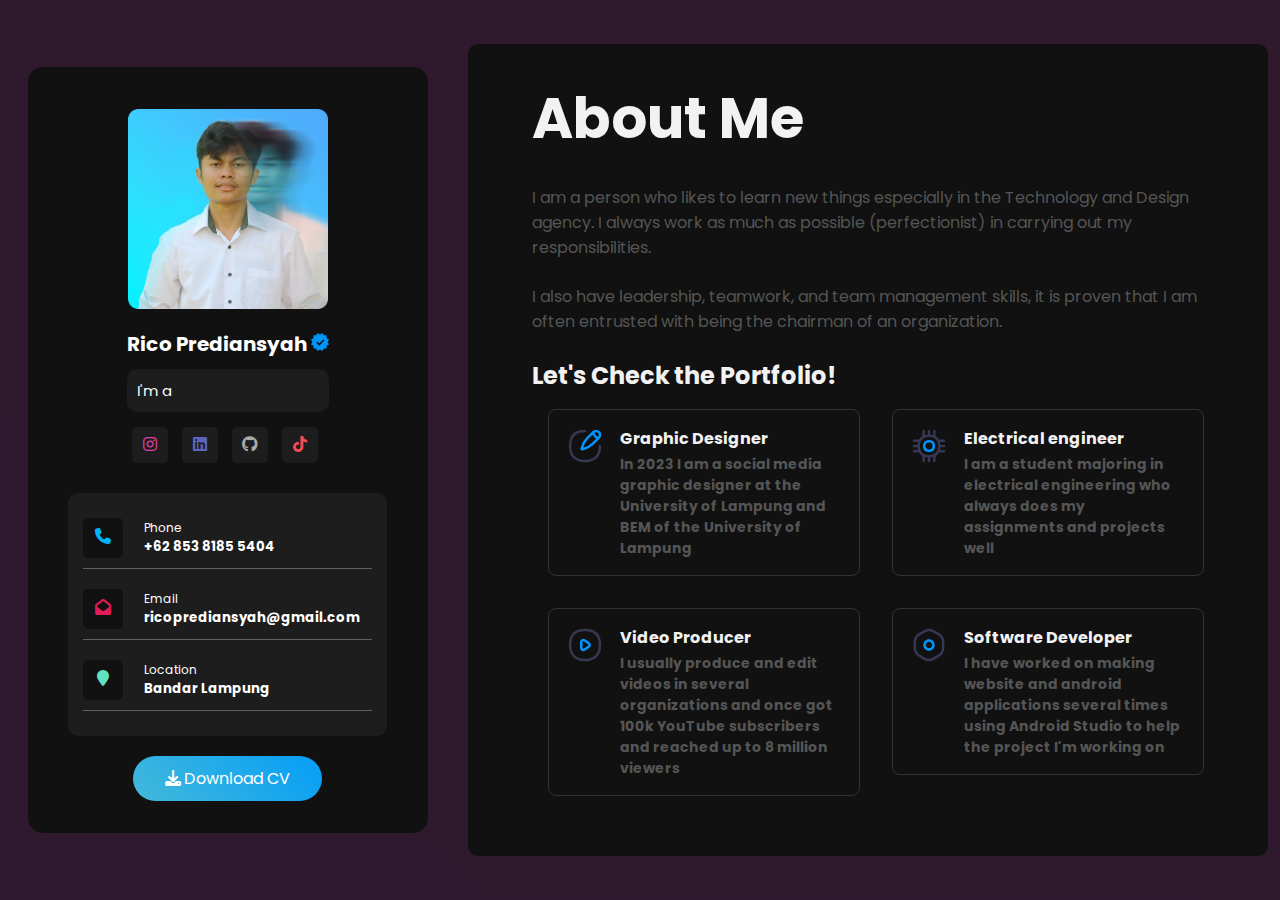
<file: index.html>
<html lang="en">

<head>
  <meta charset="UTF-8">
  <meta http-equiv="X-UA-Compatible" content="IE=edge">
  <meta name="viewport" content="width=device-width, initial-scale=1.0">
  <title>Web Portofolio Rico Prediansyah</title>
  <!-- eksternal css -->
  <link rel="stylesheet" href="assets\CSS\Style.css">
  <!-- font -->
  <link rel="stylesheet" href="https://cdnjs.cloudflare.com/ajax/libs/font-awesome/6.3.0/css/all.min.css" />
  <link href="https://fonts.googleapis.com/css2?family=Poppins&display=swap" rel="stylesheet">
</head>

<body>
  <div class="container">
    <div class="profile-card">
      <div class="profile-pic">
        <img src="assets/IMAGE/profile-ku.png" alt="user avatar">
      </div>
      <div class="profile-details">
        <div class="intro">
          <h2>Rico Prediansyah <svg aria-label="Verified" class="x1lliihq x1n2onr6" color="rgb(0, 149, 246)" fill="rgb(0, 149, 246)" height="18" role="img" viewBox="0 0 40 40" width="18"><title>Verified</title><path d="M19.998 3.094 14.638 0l-2.972 5.15H5.432v6.354L0 14.64 3.094 20 0 25.359l5.432 3.137v5.905h5.975L14.638 40l5.36-3.094L25.358 40l3.232-5.6h6.162v-6.01L40 25.359 36.905 20 40 14.641l-5.248-3.03v-6.46h-6.419L25.358 0l-5.36 3.094Zm7.415 11.225 2.254 2.287-11.43 11.5-6.835-6.93 2.244-2.258 4.587 4.581 9.18-9.18Z" fill-rule="evenodd"></path></svg></h2>
          <!-- animation text -->
          <div class="wrapper">
            <p>I'm a</p>
            <div class="words">
              <span> </span>
              <span> Grafic Designer</span>
              <span> Electrical Engineer</span>
              <span> Video Producer</span>
              <span> Sofware Developer</span>
            </div>
          </div>

          <!--sosmed-->
          <div class="social">
            <a href="https://www.instagram.com/predi.rco/"><i class="fab fa-instagram"
                style="color:var(--light-purple)"></i></a>
            <a href="https://www.linkedin.com/in/rico-prediansyah-a711bb265/"><i class="fab fa-linkedin"
                style="color:var(--blue)"></i></a>
            <a href="https://github.com/ricoprediansyah"><i class="fab fa-github"
                style="color:var(--gray)"></i></a>
            <a href="https://www.tiktok.com/@predi.rco"><i class="fab fa-tiktok" style="color:var(--dark-pink)"></i></a>
          </div>
        </div>

        <!-- contact -->
        <div class="contact-info">
          <div class="row">
            <div class="icon">
              <a href="https://wa.me/6285381855404"><i class="fa fa-phone" style="color:var(--sky-blue)"></i></a>
            </div>
            <div class="content">
              <span>Phone</span>
              <h5>+62 853 8185 5404</h5>
            </div>
          </div>

          <div class="row">
            <div class="icon">
              <a href="mailto:ricoprediansyah@gmail.com"><i class="fa fa-envelope-open"
                  style="color:var(--dark-magenta)"></i></a>
            </div>
            <div class="content">
              <span>Email</span>
              <h5>ricoprediansyah@gmail.com</h5>
            </div>
          </div>

          <div class="row">
            <div class="icon">
              <a href="https://maps.app.goo.gl/WF8PXgotJvstFr2b8"><i class="fa fa-map-marker"
                  style="color:var(--light-green)"></i></a>
            </div>
            <div class="content">
              <span>Location</span>
              <h5>Bandar Lampung</h5>
            </div>
          </div>
        </div>
        <!-- download button -->
        <button class="download-btn">
          <a href="https://drive.google.com/drive/folders/13EhzOl-vEpHDkWl0DPIcf0BfVZdyFw4Y?usp=drive_link">
            <i class="fa fa-download" style="padding-right: 0.2rem">
            </i>Download CV
          </a>
        </button>
      </div>
    </div>

    <!-- about -->
    <div class="about">
      <h1>About Me</h1>
      <p>I am a person who likes to learn new things especially in the Technology and Design agency.
        I always work as much as possible (perfectionist) in carrying out my responsibilities.
      </p>
      <p>
        I also have leadership, teamwork, and team management skills,
        it is proven that I am often entrusted with being the chairman of an organization.
      </p>
      <h2>Let's Check the Portfolio!
        <div class="skills">

          <a href="Graphic-Design.html" style="color:white">
            <div class="skill-box">
              <div class="icon">
                <img src="assets\IMAGE\graphic-design.svg" alt="">
              </div>
              <div class="desc">
                <h3>
                  Graphic Designer
                </h3>
                <p>In 2023 I am a social media graphic designer at the University of Lampung and BEM of the University of Lampung
                </p>
              </div>
            </div>
          </a>

          <a href="Electrical-engineer.html" style="color:white">
            <div class="skill-box">
              <div class="icon">
                <img src="assets\IMAGE\electrical-eng.svg" alt="">
              </div>
              <div class="desc">
                <h3>Electrical engineer</h3>
                <p>I am a student majoring in electrical engineering who always does my assignments and projects well</p>
              </div>
            </div>
          </a>

          <a href="Video-editor.html" style="color:white" >
            <div class="skill-box">
              <div class="icon">
                <img src="assets\IMAGE\video-editor.svg" alt="">
              </div>
              <div class="desc">
                <h3>Video Producer</h3>
                <p>I usually produce and edit videos in several organizations and once got 100k YouTube subscribers and reached up to 8 million viewers</p>
              </div>
            </div>
          </a>

          <a href="Android-developer.html"" style="color:white">
            <div class="skill-box">
              <div class="icon">
                <img src="assets\IMAGE\android-dev.svg" alt="">
              </div>
              <div class="desc">
                <h3>Software Developer</h3>
                <p>I have worked on making website and android applications several times using Android Studio to help the project
                  I'm working on
                </p>
              </div>
            </div>
          </a>

        </div>
    </div>
  </div>
</body>
</html>
</file>
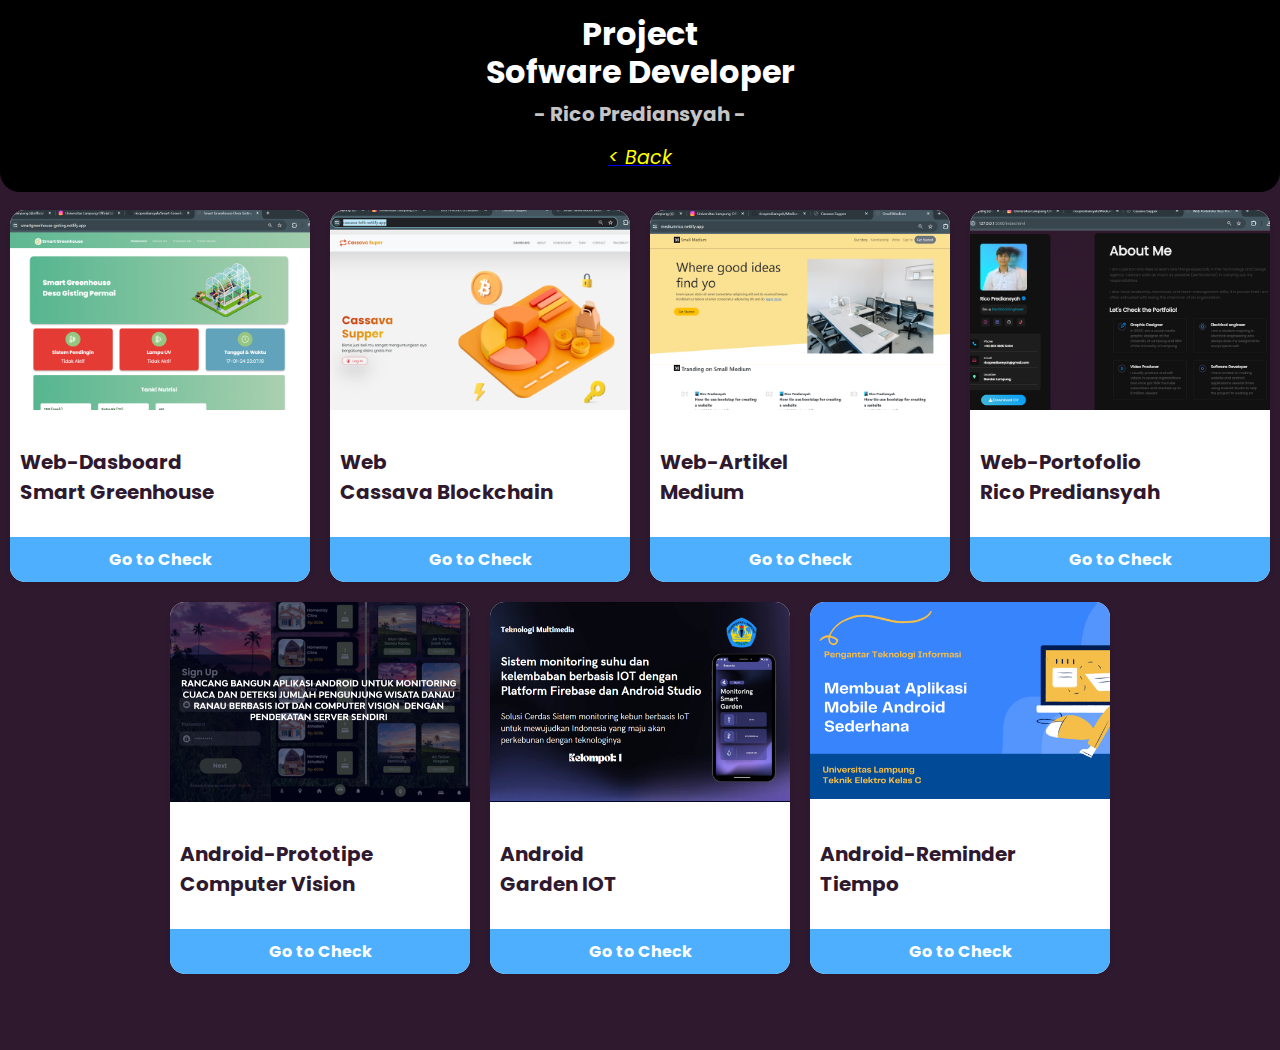
<file: Android-developer.html>
<!DOCTYPE html>
<html lang="en">

<head>
  <meta charset="UTF-8">
  <meta http-equiv="X-UA-Compatible" content="IE=edge">
  <meta name="viewport" content="width=device-width, initial-scale=1.0">
  <title>Fortopolio Graphic Designer</title>
  <link rel="stylesheet" href="assets/CSS/StyleEE.css">
</head>

<body>
  <div class="container">
    <h1 class="title">Project</h1>
    <h1 class="title">Sofware Developer</h1>
    <h1 class="title2">- Rico Prediansyah -</h1>
    <a href="index.html"><i style="color: yellow; font-size: 19px;"> < Back </i></a>
  </div>
  <div class="card-container">

    <div class="card">
      <img src="assets/IMAGE/web-gisting.png" alt="Photo 2">
      <div class="card-content">
        <h3>Web-Dasboard<br>Smart Greenhouse</h3>
      </div>
      <a class="card-link" href="https://smartgreenhouse-gisting.netlify.app/" target="_blank">Go to Check</a>
    </div>

    <div class="card">
      <img src="assets/IMAGE/web-cassava.png" alt="Photo 2">
      <div class="card-content">
        <h3>Web<br>Cassava Blockchain</h3>
      </div>
      <a class="card-link" href="https://cassava-telti.netlify.app/" target="_blank">Go to Check</a>
    </div>

    <div class="card">
      <img src="assets/IMAGE/web-medium.png" alt="Photo 2">
      <div class="card-content">
        <h3>Web-Artikel<br>Medium</h3>
      </div>
      <a class="card-link" href="https://mediumrico.netlify.app/" target="_blank">Go to Check</a>
    </div>

    <div class="card">
      <img src="assets/IMAGE/web-porto.png" alt="Photo 2">
      <div class="card-content">
        <h3>Web-Portofolio<br>Rico Prediansyah</h3>
      </div>
      <a class="card-link" href="index.html" target="_blank">Go to Check</a>
    </div>

    <div class="card">
      <img src="assets/IMAGE/imgMETOPEN2.png" alt="Photo 2">
      <div class="card-content">
        <h3>Android-Prototipe<br>Computer Vision</h3>
      </div>
      <a class="card-link" href="https://drive.google.com/file/d/122FvxMMlkyF8hALkazeBgh2Co8tgzC8O/view?usp=sharing" target="_blank">Go to Check</a>
    </div>

    <div class="card">
      <img src="assets/IMAGE/imgIOT.png" alt="Photo 2">
      <div class="card-content">
        <h3>Android<br>Garden IOT</h3>
      </div>
      <a class="card-link" href="https://drive.google.com/file/d/1dCI5nkU0WKVtjKEkFuB95WjeG2NLfVF-/view?usp=drive_link" target="_blank">Go to Check</a>
    </div>

    <div class="card">
      <img src="assets/IMAGE/imgTIEMPO.png" alt="Photo 2">
      <div class="card-content">
        <h3>Android-Reminder<br>Tiempo</h3>
      </div>
      <a class="card-link" href="https://drive.google.com/file/d/1dMrSa_24C4_dI9-96cQ8bMO2BgM5DZlP/view?usp=sharing" target="_blank">Go to Check</a>
    </div>
  </div>
</body>

</html>
</file>
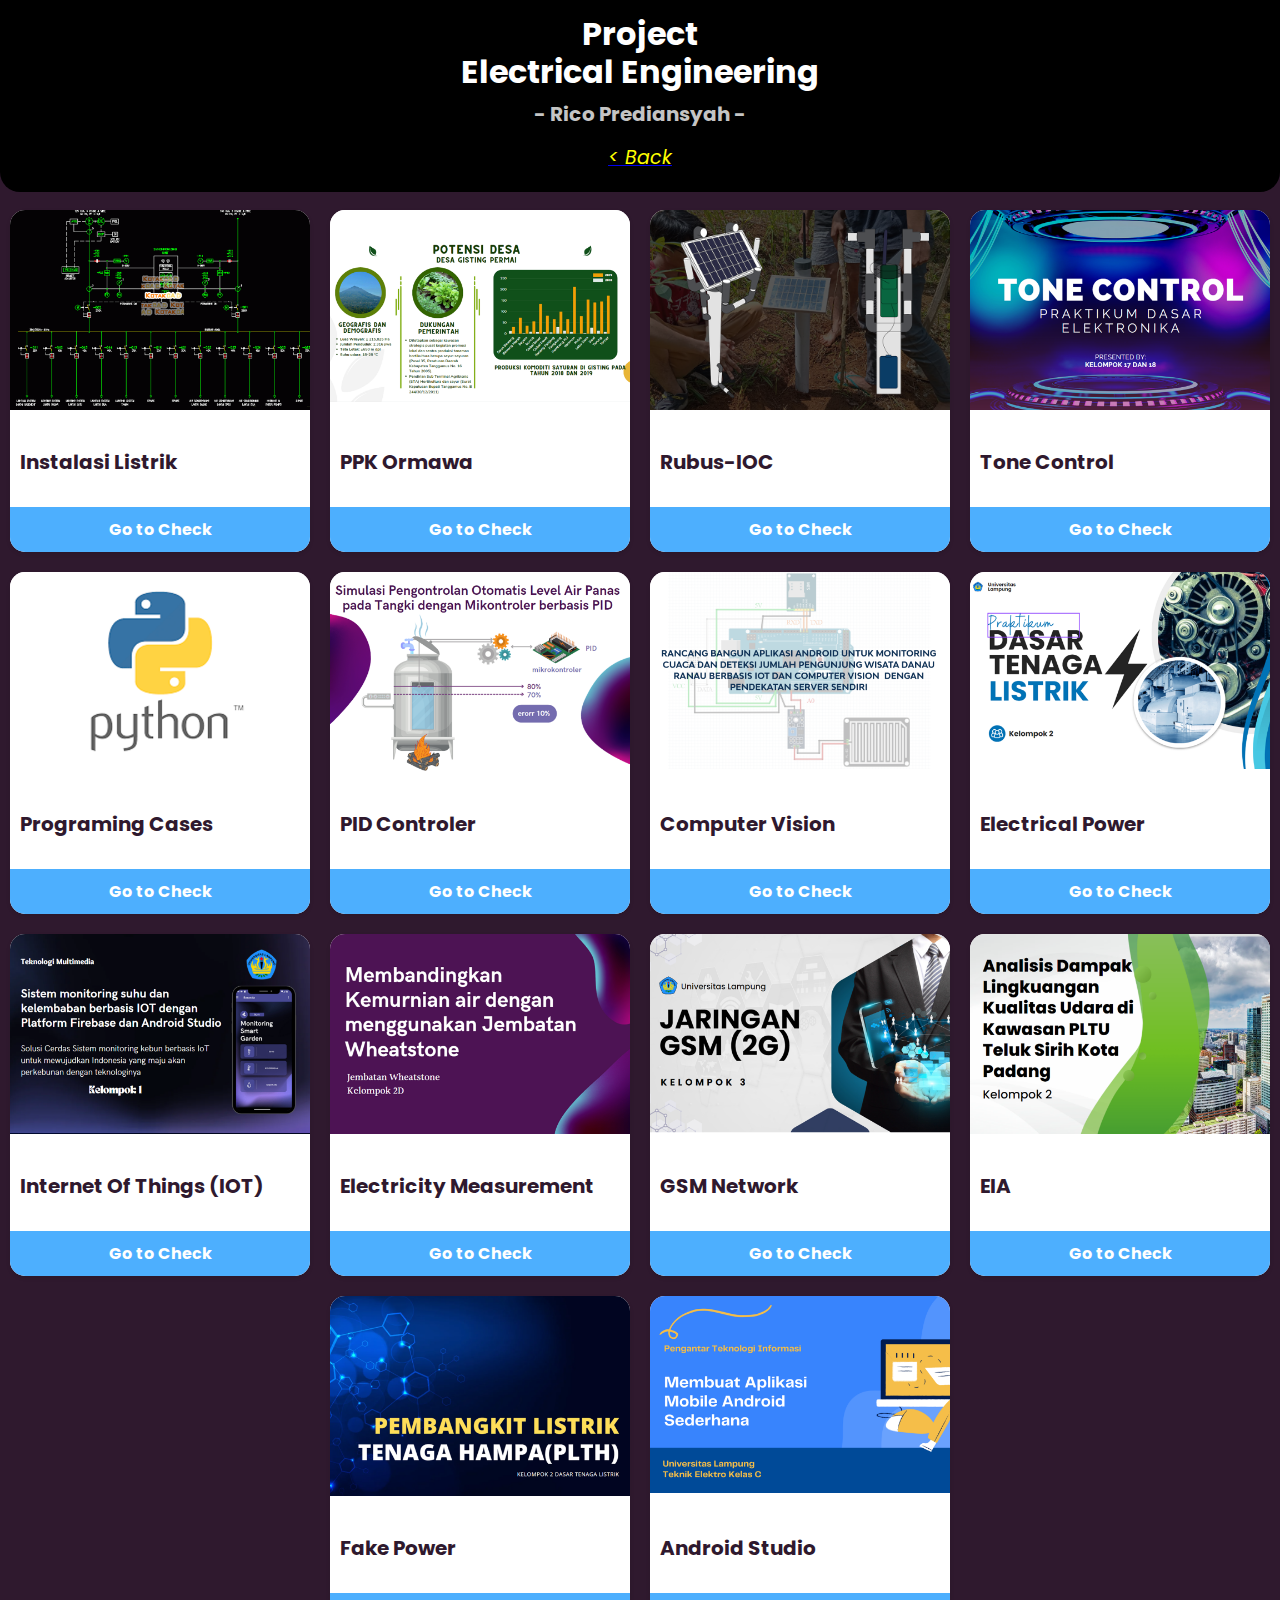
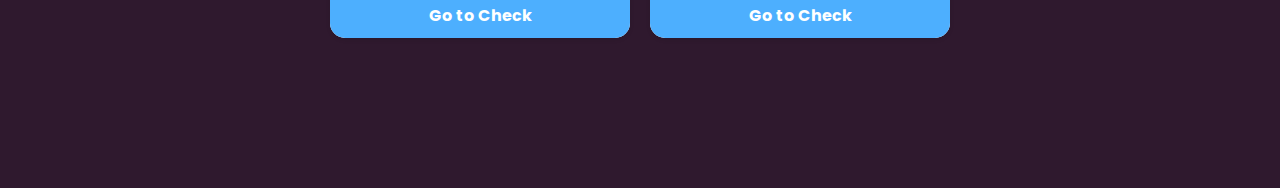
<file: Electrical-engineer.html>
<!DOCTYPE html>
<html lang="en">

<head>
  <meta charset="UTF-8">
  <meta http-equiv="X-UA-Compatible" content="IE=edge">
  <meta name="viewport" content="width=device-width, initial-scale=1.0">
  <title>Fortopolio Graphic Designer</title>
  <link rel="stylesheet" href="assets/CSS/StyleEE.css">
</head>

<body>
  <div class="container">
    <h1 class="title">Project</h1>
    <h1 class="title">Electrical Engineering</h1>
    <h1 class="title2">- Rico Prediansyah -</h1>
    <a href="index.html"><i style="color: yellow; font-size: 19px;"> < Back </i></a>
  </div>
  <div class="card-container">
    <div class="card">
      <img src="assets/IMAGE/imgAUTOCAD.png" alt="Photo 1">
      <div class="card-content">
        <h3>Instalasi Listrik</h3>
      </div>
      <a class="card-link" href="https://drive.google.com/drive/folders/1Hp6OGQzo1zBE8ocJWQAJCVY2IuxPJP8x?usp=sharing" target="_blank">Go to Check</a>
    </div>

    <div class="card">
      <img src="assets/IMAGE/imgPPK.png" alt="Photo 2">
      <div class="card-content">
        <h3>PPK Ormawa</h3>
      </div>
      <a class="card-link" href="https://www.instagram.com/ppkormawa.himatro/" target="_blank">Go to Check</a>
    </div>

    <div class="card">
      <img src="assets/IMAGE/rubus.png" alt="Photo 2">
      <div class="card-content">
        <h3>Rubus-IOC</h3>
      </div>
      <a class="card-link" href="https://praktikumsiskom.isi-net.org/" target="_blank">Go to Check</a>
    </div>


    <div class="card">
      <img src="assets/IMAGE/imgTONE.png" alt="Photo 2">
      <div class="card-content">
        <h3>Tone Control</h3>
      </div>
      <a class="card-link" href="https://drive.google.com/drive/folders/1-KHb7t6oVsGg6wa2-2uvxohdjdGUIIqw?usp=sharing" target="_blank">Go to Check</a>
    </div>

    <div class="card">
      <img src="assets/IMAGE/imgPYTHON.png" alt="Photo 2">
      <div class="card-content">
        <h3>Programing Cases</h3>
      </div>
      <a class="card-link" href="https://drive.google.com/drive/folders/1_UF63zemj6Doh1B3YTYTdzKDwzMhFfdn?usp=drive_link" target="_blank">Go to Check</a>
    </div>

    <div class="card">
      <img src="assets/IMAGE/imgPID.png" alt="Photo 2">
      <div class="card-content">
        <h3>PID Controler</h3>
      </div>
      <a class="card-link" href="https://drive.google.com/file/d/17sJk29qIfbyqL9FiO7s5vsL1WaR7bLNe/view?usp=drive_link" target="_blank">Go to Check</a>
    </div>

    <div class="card">
      <img src="assets/IMAGE/imgMETOPEN.png" alt="Photo 2">
      <div class="card-content">
        <h3>Computer Vision</h3>
      </div>
      <a class="card-link" href="https://drive.google.com/file/d/122FvxMMlkyF8hALkazeBgh2Co8tgzC8O/view?usp=sharing" target="_blank">Go to Check</a>
    </div>

    <div class="card">
      <img src="assets/IMAGE/imgDTL.png" alt="Photo 2">
      <div class="card-content">
        <h3>Electrical Power</h3>
      </div>
      <a class="card-link" href="https://drive.google.com/file/d/1Ri_6nOVo3JmstVMdEBgm8PuS0m_hDHsD/view?usp=drive_link" target="_blank">Go to Check</a>
    </div>

    <div class="card">
      <img src="assets/IMAGE/imgIOT.png" alt="Photo 2">
      <div class="card-content">
        <h3>Internet Of Things (IOT)</h3>
      </div>
      <a class="card-link" href="https://drive.google.com/file/d/1dCI5nkU0WKVtjKEkFuB95WjeG2NLfVF-/view?usp=drive_link" target="_blank">Go to Check</a>
    </div>

    <div class="card">
      <img src="assets/IMAGE/imgJW.png" alt="Photo 2">
      <div class="card-content">
        <h3>Electricity Measurement</h3>
      </div>
      <a class="card-link" href="https://drive.google.com/file/d/145qFVIGjAUcvfXPm3FZh9ad_4bz-GVEG/view?usp=drive_link" target="_blank">Go to Check</a>
    </div>

    <div class="card">
      <img src="assets/IMAGE/imgGSM.png" alt="Photo 2">
      <div class="card-content">
        <h3>GSM Network</h3>
      </div>
      <a class="card-link" href="https://drive.google.com/file/d/1sSOAWZbHcj6E0ltVAI7ZcU_OGkbHRVHx/view?usp=drive_link" target="_blank">Go to Check</a>
    </div>

    <div class="card">
      <img src="assets/IMAGE/imgAMDAL.png" alt="Photo 2">
      <div class="card-content">
        <h3>EIA</h3>
      </div>
      <a class="card-link" href="https://drive.google.com/file/d/184KFWspW2CNP4iKv3KiLgD4jpIwaXkvp/view?usp=drive_link" target="_blank">Go to Check</a>
    </div>

    <div class="card">
      <img src="assets/IMAGE/imgPLTH.png" alt="Photo 2">
      <div class="card-content">
        <h3>Fake Power</h3>
      </div>
      <a class="card-link" href="https://drive.google.com/file/d/1zIBVUtP7iHh6UUZgP9xt5-C7b6WDJuDc/view?usp=drive_link" target="_blank">Go to Check</a>
    </div>

    <div class="card">
      <img src="assets/IMAGE/imgTIEMPO.png" alt="Photo 2">
      <div class="card-content">
        <h3>Android Studio</h3>
      </div>
      <a class="card-link" href="https://drive.google.com/file/d/1dMrSa_24C4_dI9-96cQ8bMO2BgM5DZlP/view?usp=sharing" target="_blank">Go to Check</a>
    </div>
  </div>
</body>

</html>
</file>
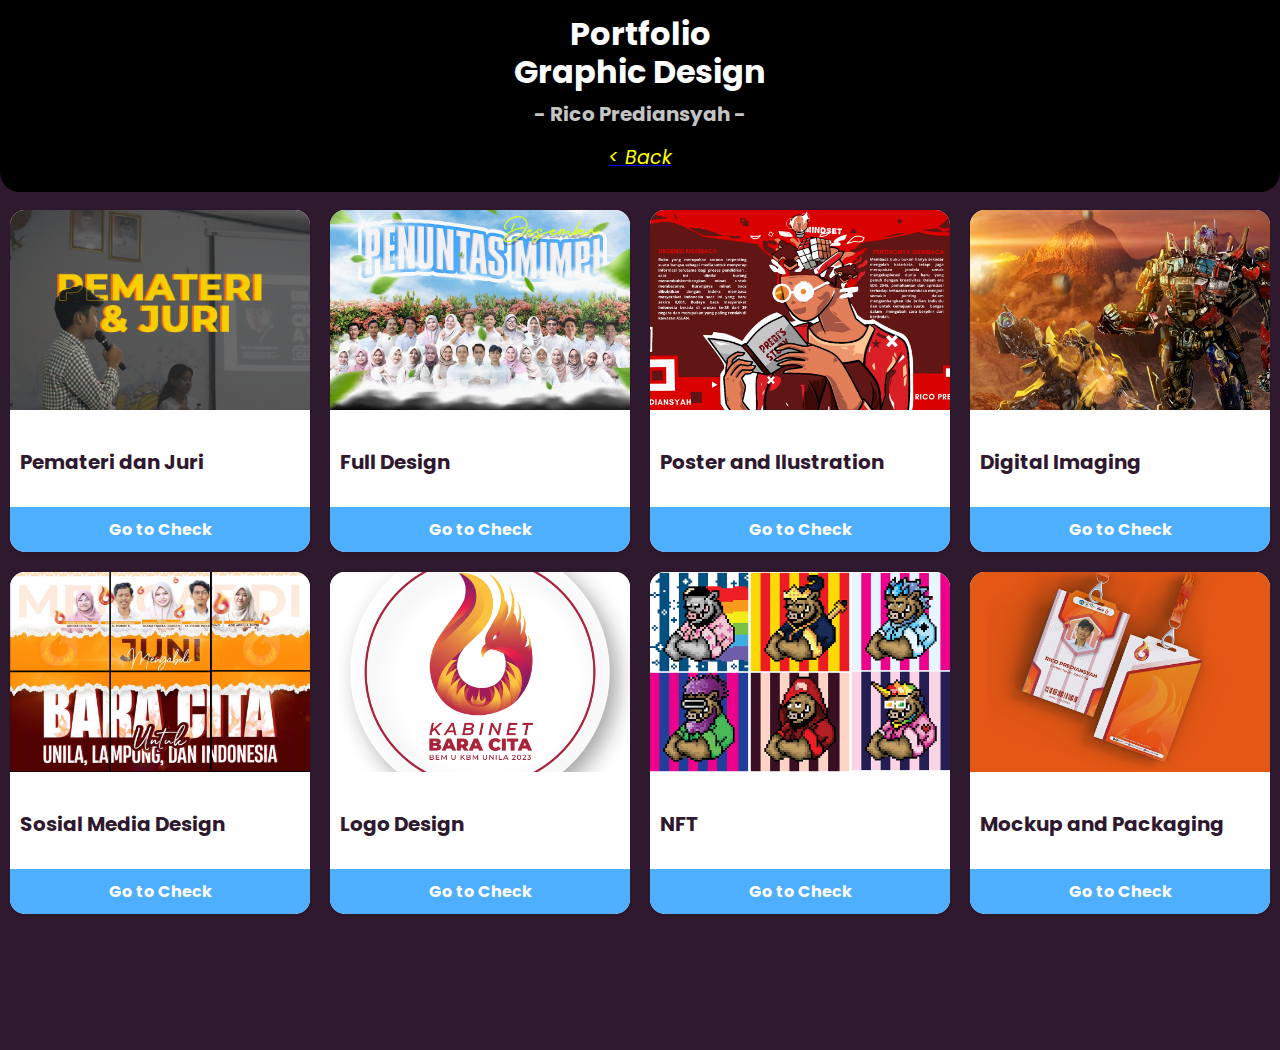
<file: Graphic-Design.html>
<!DOCTYPE html>
<html lang="en">

<head>
  <meta charset="UTF-8">
  <meta http-equiv="X-UA-Compatible" content="IE=edge">
  <meta name="viewport" content="width=device-width, initial-scale=1.0">
  <title>Fortopolio Graphic Designer</title>
  <link rel="stylesheet" href="assets/CSS/StyleEE.css">
</head>

<body>
  <div class="container">
    <h1 class="title">Portfolio</h1>
    <h1 class="title">Graphic Design</h1>
    <h1 class="title2">- Rico Prediansyah -</h1>
    <a href="index.html"> <i style="color: yellow; font-size: 19px;"> < Back </i></a>
  </div>
  <div class="card-container">
    <div class="card">
      <img src="assets/IMAGE/pemateri-vidio.png" alt="Photo 1">
      <div class="card-content">
        <h3>Pemateri dan Juri</h3>
      </div>
      <a class="card-link" href="https://drive.google.com/drive/folders/1NNmQAUDVgmMQznmC_Gv_NFLR9XMYk1sj?usp=sharing" target="_blank">Go to Check</a>
    </div>

    <div class="card">
      <img src="assets/IMAGE/fulldsg.png" alt="Photo 1">
      <div class="card-content">
        <h3>Full Design</h3>
      </div>
      <a class="card-link" href="https://drive.google.com/drive/folders/1oBWrSlRwpqVM52mVCDUhrEqkOTjfyugc?usp=sharing" target="_blank">Go to Check</a>
    </div>

    <div class="card">
      <img src="assets/IMAGE/gambarcard1.png" alt="Photo 1">
      <div class="card-content">
        <h3>Poster and Ilustration</h3>
      </div>
      <a class="card-link" href="https://drive.google.com/file/d/1ajFxQkzJhChpKMHGr4_LOw7OZQM6T08m/view?usp=sharing" target="_blank">Go to Check</a>
    </div>

    <div class="card">
      <img src="assets/IMAGE/gambarcard2.png" alt="Photo 2">
      <div class="card-content">
        <h3>Digital Imaging</h3>
      </div>
      <a class="card-link" href="https://drive.google.com/file/d/1hUmuyb4ZowcC4r1vh7EZTqUhXp8Gz6q6/view?usp=sharing" target="_blank">Go to Check</a>
    </div>

    <div class="card">
      <img src="assets/IMAGE/gambarcard3.png" alt="Photo 3">
      <div class="card-content">
        <h3>Sosial Media Design</h3>
      </div>
      <a class="card-link" href="https://drive.google.com/file/d/1rL-wcEM1wOsPVCoL7HzB3HodpFfN0fZF/view?usp=sharing" target="_blank">Go to Check</a>
    </div>

    <div class="card">
      <img src="assets/IMAGE/gambarcard4.png" alt="Photo 4">
      <div class="card-content">
        <h3>Logo Design</h3>
      </div>
      <a class="card-link" href="https://drive.google.com/file/d/11T9i3XlZ8XZ5OOll8_o9NKOysniL_CNU/view?usp=sharing" target="_blank">Go to Check</a>
    </div>

    <div class="card">
      <img src="assets/IMAGE/gambarcard5.png" alt="Photo 4">
      <div class="card-content">
        <h3>NFT</h3>
      </div>
      <a class="card-link" href="https://opensea.io/Predi_rco" target="_blank">Go to Check</a>
    </div>

    <div class="card">
      <img src="assets/IMAGE/gambarcard6.png" alt="Photo 5">
      <div class="card-content">
        <h3>Mockup and Packaging</h3>
      </div>
      <a class="card-link" href="https://drive.google.com/file/d/1UFOz3VSh2i4WzzZdDfdRsR9uKVaM-27M/view?usp=sharing" target="_blank">Go to Check</a>
    </div>
  </div>
</body>

</html>
</file>
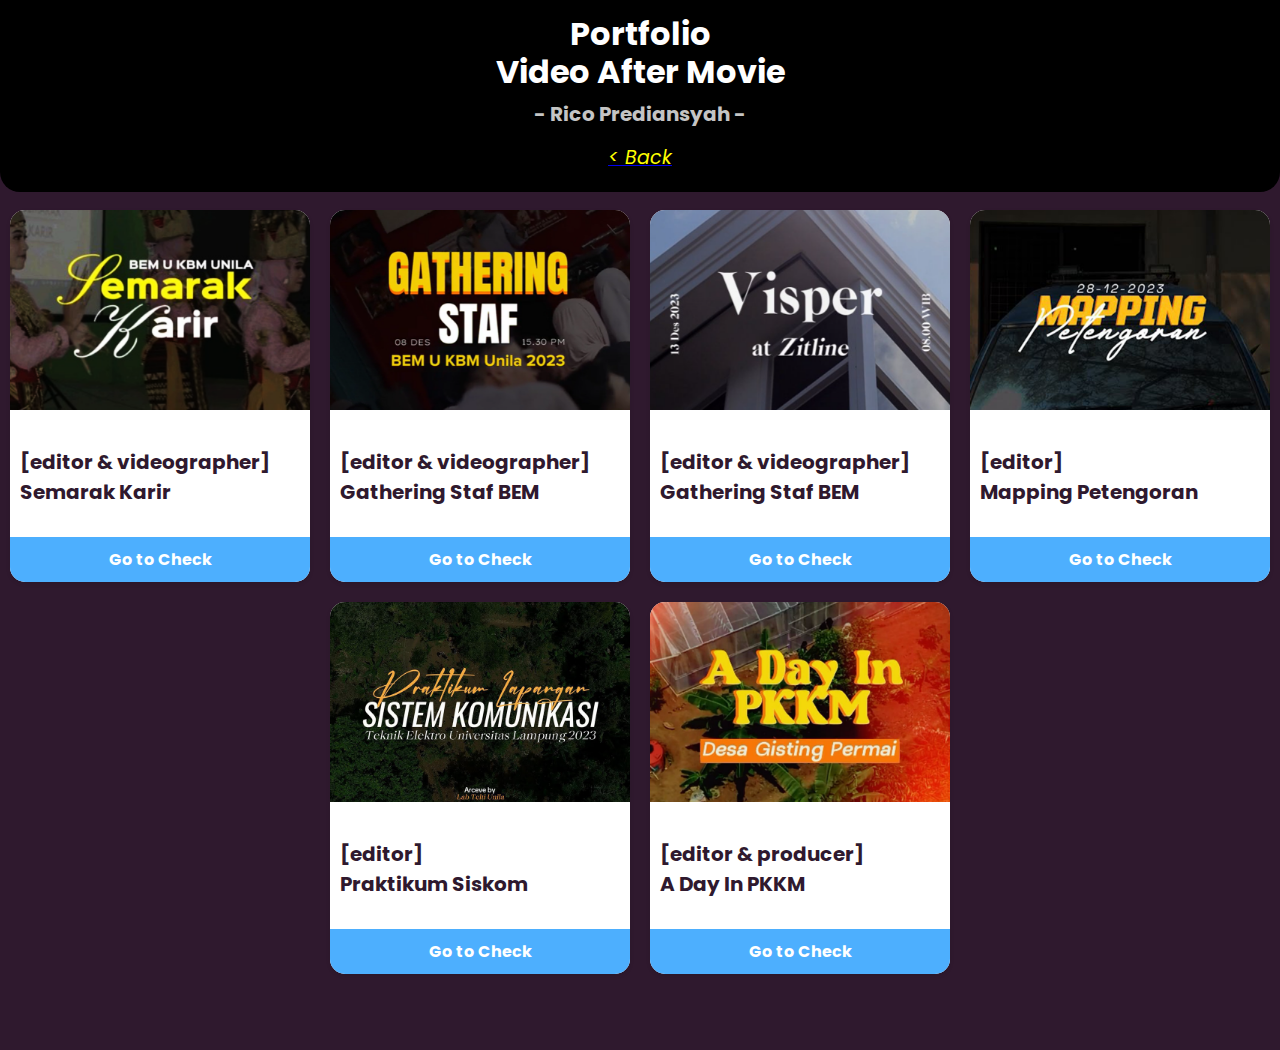
<file: Video-editor-AfterMovie.html>
<!DOCTYPE html>
<html lang="en">

<head>
  <meta charset="UTF-8">
  <meta http-equiv="X-UA-Compatible" content="IE=edge">
  <meta name="viewport" content="width=device-width, initial-scale=1.0">
  <title>Fortopolio Vidio Editor</title>
  <link rel="stylesheet" href="assets/CSS/StyleEE.css">
</head>

<body>
  <div class="container">
    <h1 class="title">Portfolio</h1>
    <h1 class="title">Video After Movie</h1>
    <h1 class="title2">- Rico Prediansyah -</h1>
    <a href="Video-editor.html"> <i style="color: yellow; font-size: 19px;"> < Back </i></a>
  </div>
  <div class="card-container">

    <div class="card">
      <img src="assets/IMAGE/semarak.png" alt="Photo 1">
      <div class="card-content">
        <h3>[editor & videographer] <br>Semarak Karir</h3>
      </div>
      <a class="card-link" href="https://www.instagram.com/reel/C0JycwxvmrN/" target="_blank">Go to Check</a>
    </div>

    <div class="card">
      <img src="assets/IMAGE/gethring-vidio.png" alt="Photo 1">
      <div class="card-content">  
        <h3>[editor & videographer]<br>Gathering Staf BEM</h3>
      </div>
      <a class="card-link" href="https://www.tiktok.com/@predi.rco/video/7325091811146484998?is_from_webapp=1&sender_device=pc" target="_blank">Go to Check</a>
    </div>

    <div class="card">
      <img src="assets/IMAGE/visper.png" alt="Photo 2">
      <div class="card-content">
        <h3>[editor & videographer]<br>Gathering Staf BEM</h3>
      </div>
      <a class="card-link" href="https://www.instagram.com/reel/C0yUE6SPBlS/" target="_blank">Go to Check</a>
    </div>

    <div class="card">
      <img src="assets/IMAGE/after-movie.png" alt="Photo 4">
      <div class="card-content">
        <h3>[editor]<br>Mapping Petengoran</h3>
      </div>
      <a class="card-link" href="https://youtu.be/4_BlFnpaRhA" target="_blank">Go to Check</a>
    </div>

    <div class="card">
      <img src="assets/IMAGE/siskom.png" alt="Photo 4">
      <div class="card-content">
        <h3>[editor]<br>Praktikum Siskom</h3>
      </div>
      <a class="card-link" href="https://youtu.be/PUPZbQcresE" target="_blank">Go to Check</a>
    </div>

    <div class="card">
      <img src="assets/IMAGE/a-day.png" alt="Photo 4">
      <div class="card-content">
        <h3>[editor & producer]<br>A Day In PKKM</h3>
      </div>
      <a class="card-link" href="https://www.instagram.com/p/C1t_HGkxK8b/" target="_blank">Go to Check</a>
    </div>

  </div>
</body>

</html>
</file>
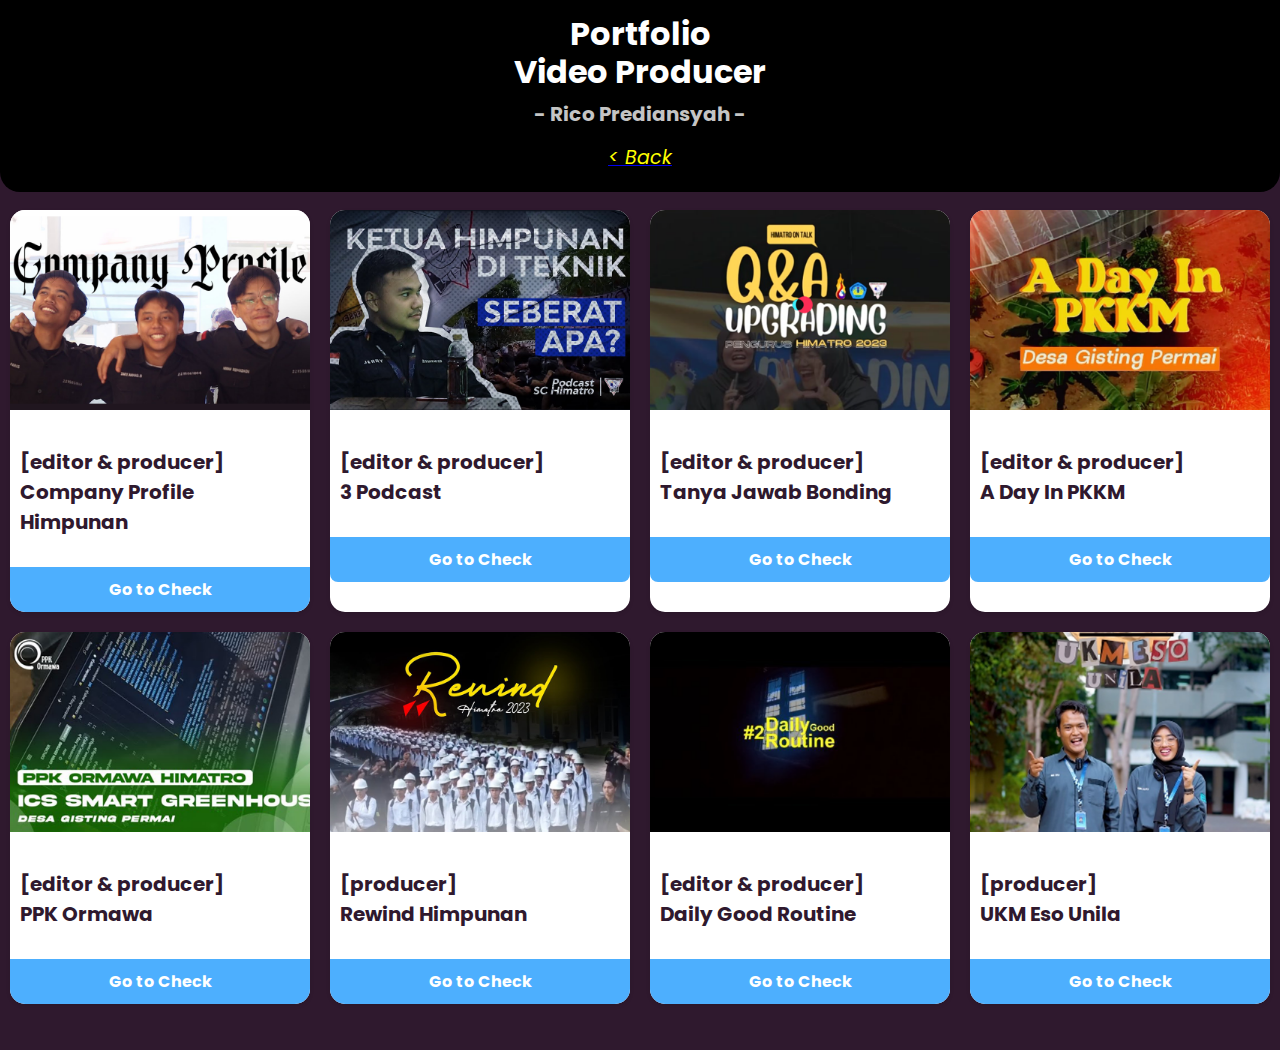
<file: Video-editor-producer.html>
<!DOCTYPE html>
<html lang="en">

<head>
  <meta charset="UTF-8">
  <meta http-equiv="X-UA-Compatible" content="IE=edge">
  <meta name="viewport" content="width=device-width, initial-scale=1.0">
  <title>Fortopolio Vidio Editor</title>
  <link rel="stylesheet" href="assets/CSS/StyleEE.css">
</head>

<body>
  <div class="container">
    <h1 class="title">Portfolio</h1>
    <h1 class="title">Video Producer</h1>
    <h1 class="title2">- Rico Prediansyah -</h1>
    <a href="Video-editor.html"> <i style="color: yellow; font-size: 19px;"> < Back </i></a>
  </div>
  <div class="card-container">

    <div class="card">
      <img src="assets/IMAGE/company-profil.png" alt="Photo 1">
      <div class="card-content">
        <h3>[editor & producer] <br>Company Profile Himpunan</h3>
      </div>
      <a class="card-link" href="https://youtu.be/ZsH8PdvQSVY" target="_blank">Go to Check</a>
    </div>

    <div class="card">
      <img src="assets/IMAGE/podcast-vidio.png" alt="Photo 1">
      <div class="card-content">
        <h3>[editor & producer]<br>3 Podcast</h3>
      </div>
      <a class="card-link" href="https://youtu.be/iXwWEX3EVd8" target="_blank">Go to Check</a>
    </div>

    <div class="card">
      <img src="assets/IMAGE/upgrading-vidio.png" alt="Photo 2">
      <div class="card-content">
        <h3>[editor & producer]<br>Tanya Jawab Bonding</h3>
      </div>
      <a class="card-link" href="https://www.tiktok.com/@himatro.unila/video/7212843897905483035?is_from_webapp=1&sender_device=pc" target="_blank">Go to Check</a>
    </div>

    <div class="card">
      <img src="assets/IMAGE/a-day.png" alt="Photo 4">
      <div class="card-content">
        <h3>[editor & producer]<br>A Day In PKKM</h3>
      </div>
      <a class="card-link" href="https://www.instagram.com/p/C1t_HGkxK8b/" target="_blank">Go to Check</a>
    </div>

    <div class="card">
      <img src="assets/IMAGE/ppk.png" alt="Photo 3">
      <div class="card-content">
        <h3>[editor & producer]<br>PPK Ormawa</h3>
      </div>
      <a class="card-link" href="https://www.youtube.com/@PPKORMAWAHIMATRO" target="_blank">Go to Check</a>
    </div>

    <div class="card">
      <img src="assets/IMAGE/rewind-vidio.png" alt="Photo 3">
      <div class="card-content">
        <h3>[producer]<br>Rewind Himpunan</h3>
      </div>
      <a class="card-link" href="https://youtu.be/Pggtf_yjm3g" target="_blank">Go to Check</a>
    </div>

    <div class="card">
      <img src="assets/IMAGE/good.png" alt="Photo 3">
      <div class="card-content">
        <h3>[editor & producer]<br>Daily Good Routine</h3>
      </div>
      <a class="card-link" href="https://www.instagram.com/reel/CTY41eYAYGs/" target="_blank">Go to Check</a>
    </div>

    <div class="card">
      <img src="assets/IMAGE/eso-vidio.png" alt="Photo 3">
      <div class="card-content">
        <h3>[producer]<br>UKM Eso Unila</h3>
      </div>
      <a class="card-link" href="https://www.instagram.com/reel/C1dkzOPxNCp/" target="_blank">Go to Check</a>
    </div>

    

    
  </div>
</body>

</html>
</file>
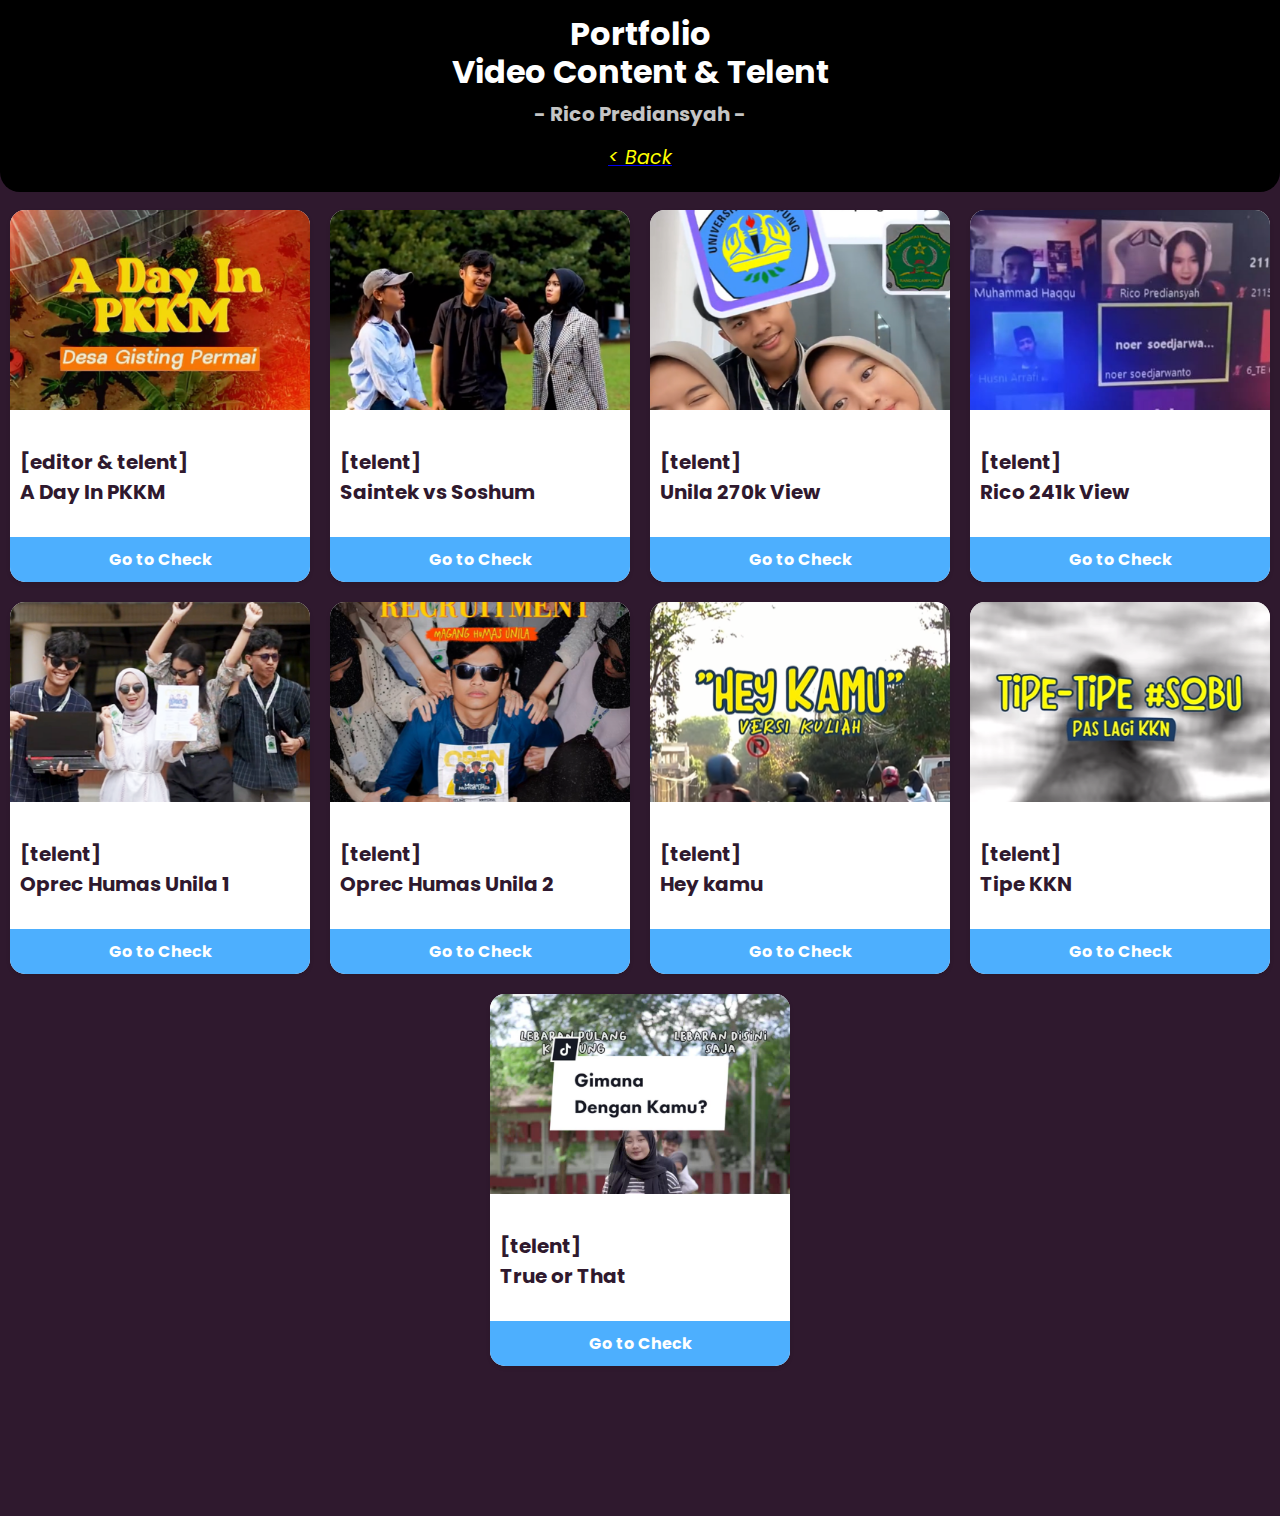
<file: Video-editor-Telent.html>
<!DOCTYPE html>
<html lang="en">

<head>
  <meta charset="UTF-8">
  <meta http-equiv="X-UA-Compatible" content="IE=edge">
  <meta name="viewport" content="width=device-width, initial-scale=1.0">
  <title>Fortopolio Vidio Editor</title>
  <link rel="stylesheet" href="assets/CSS/StyleEE.css">
</head>

<body>
  <div class="container">
    <h1 class="title">Portfolio</h1>
    <h1 class="title">Video Content & Telent</h1>
    <h1 class="title2">- Rico Prediansyah -</h1>
    <a href="Video-editor.html"> <i style="color: yellow; font-size: 19px;"> < Back </i></a>
  </div>
  <div class="card-container">

    <div class="card">
      <img src="assets/IMAGE/a-day.png" alt="Photo 4">
      <div class="card-content">
        <h3>[editor & telent]<br>A Day In PKKM</h3>
      </div>
      <a class="card-link" href="https://www.instagram.com/p/C1t_HGkxK8b/" target="_blank">Go to Check</a>
    </div>

    <div class="card">
      <img src="assets/IMAGE/vs.png" alt="Photo 4">
      <div class="card-content">
        <h3>[telent]<br>Saintek vs Soshum</h3>
      </div>
      <a class="card-link" href="https://www.tiktok.com/@official_unila/video/7325774695054396677" target="_blank">Go to Check</a>
    </div>

    <div class="card">
      <img src="assets/IMAGE/fyp.png" alt="Photo 1">
      <div class="card-content">
        <h3>[telent]<br>Unila 270k View</h3>
      </div>
      <a class="card-link" href="https://www.tiktok.com/@official_unila/video/7241188368523037957" target="_blank">Go to Check</a>
    </div>

    <div class="card">
      <img src="assets/IMAGE/fyp-ku.png" alt="Photo 1">
      <div class="card-content">
        <h3>[telent]<br>Rico 241k View</h3>
      </div>
      <a class="card-link" href="https://www.tiktok.com/@predi.rco/video/7015183755992124699" target="_blank">Go to Check</a>
    </div>

    <div class="card">
      <img src="assets/IMAGE/oprec.png" alt="Photo 2">
      <div class="card-content">
        <h3>[telent]<br>Oprec Humas Unila 1</h3>
      </div>
      <a class="card-link" href="https://www.tiktok.com/@official_unila/video/7301133140129533189" target="_blank">Go to Check</a>
    </div>

    <div class="card">
      <img src="assets/IMAGE/oprec2.png" alt="Photo 2">
      <div class="card-content">
        <h3>[telent]<br>Oprec Humas Unila 2</h3>
      </div>
      <a class="card-link" href="https://www.tiktok.com/@official_unila/video/7300761858049428742" target="_blank">Go to Check</a>
    </div>

    <div class="card">
      <img src="assets/IMAGE/hey-kamu.png" alt="Photo 1">
      <div class="card-content">
        <h3>[telent] <br>Hey kamu</h3>
      </div>
      <a class="card-link" href="https://www.instagram.com/reel/C1PBD6Ix94j" target="_blank">Go to Check</a>
    </div>

    <div class="card">
      <img src="assets/IMAGE/kkn.png" alt="Photo 2">
      <div class="card-content">
        <h3>[telent]<br>Tipe KKN</h3>
      </div>
      <a class="card-link" href="https://www.instagram.com/reel/C2FKQ6RxRFl/" target="_blank">Go to Check</a>
    </div>

    <div class="card">
      <img src="assets/IMAGE/trueor.png" alt="Photo 2">
      <div class="card-content">
        <h3>[telent]<br>True or That</h3>
      </div>
      <a class="card-link" href="https://www.tiktok.com/@official_unila/video/7222644842311027995" target="_blank">Go to Check</a>
    </div>

    
  </div>
</body>

</html>
</file>
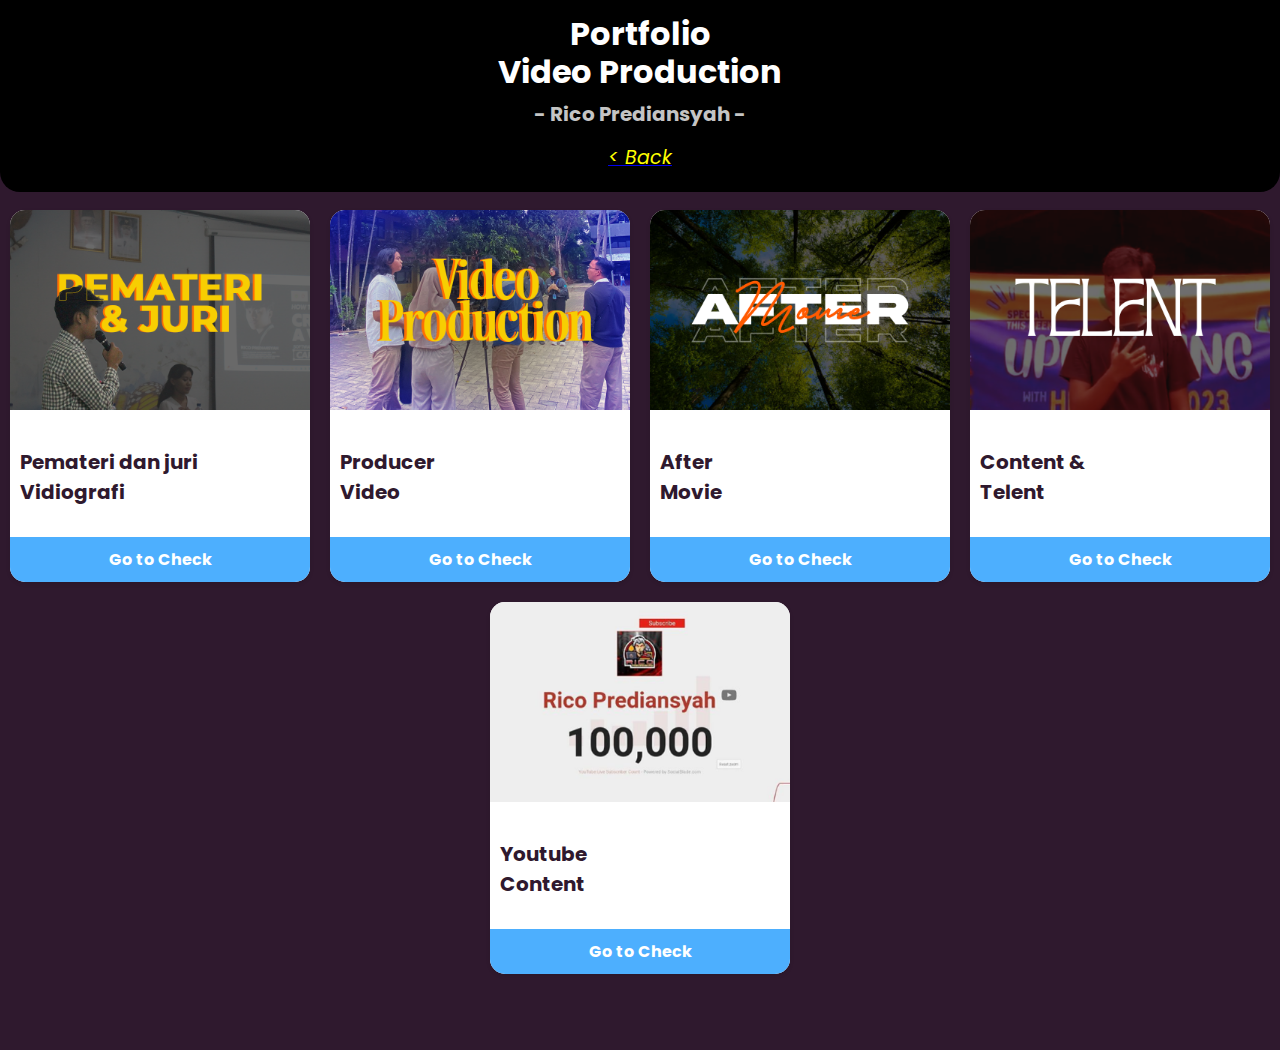
<file: Video-editor.html>
<!DOCTYPE html>
<html lang="en">

<head>
  <meta charset="UTF-8">
  <meta http-equiv="X-UA-Compatible" content="IE=edge">
  <meta name="viewport" content="width=device-width, initial-scale=1.0">
  <title>Fortopolio Vidio Producer</title>
  <link rel="stylesheet" href="assets/CSS/StyleEE.css">
</head>

<body>
  <div class="container">
    <h1 class="title">Portfolio</h1>
    <h1 class="title">Video Production</h1>
    <h1 class="title2">- Rico Prediansyah -</h1>
    <a href="index.html"> <i style="color: yellow; font-size: 19px;"> < Back </i></a>
  </div>
  <div class="card-container">

    <div class="card">
      <img src="assets/IMAGE/pemateri-vidio.png" alt="Photo 1">
      <div class="card-content">
        <h3>Pemateri dan juri<br>Vidiografi</h3>
      </div>
      <a class="card-link" href="https://drive.google.com/drive/folders/18Fr79cmEOdHRMQBTQQO9sAF-ufqe2H5t?usp=drive_link" target="_blank">Go to Check</a>
    </div>

    <div class="card">
      <img src="assets/IMAGE/producer-vidio.png" alt="Photo 1">
      <div class="card-content">
        <h3>Producer<br>Video</h3>
      </div>
      <a class="card-link" href="Video-editor-producer.html" target="_blank">Go to Check</a>
    </div>

    <div class="card">
      <img src="assets/IMAGE/afterrr.png" alt="Photo 2">
      <div class="card-content">
        <h3>After<br>Movie</h3>
      </div>
      <a class="card-link" href="Video-editor-AfterMovie.html" target="_blank">Go to Check</a>
    </div>

    <div class="card">
      <img src="assets/IMAGE/telent-vidio.png" alt="Photo 3">
      <div class="card-content">
        <h3>Content &<br>Telent</h3>
      </div>
      <a class="card-link" href="Video-editor-Telent.html" target="_blank">Go to Check</a>
    </div>

    <div class="card">
      <img src="assets/IMAGE/yt-vidio.png" alt="Photo 4">
      <div class="card-content">
        <h3>Youtube<br>Content</h3>
      </div>
      <a class="card-link" href="https://www.instagram.com/stories/highlights/17882437522626238/" target="_blank">Go to Check</a>
    </div>
  </div>
</body>

</html>
</file>
<file: assets/CSS/StyleEE.css>
@import url('https://fonts.googleapis.com/css2?family=Poppins&display=swap');

body {
  margin: 0;
  padding: 0;
  font-family: 'Poppins', sans-serif;
  background-color: #2f192e;
  min-height: 100vh;
}

.container {
  text-align: center;
  position: fixed;
  top: 0;
  left: 0;
  right: 0;
  background-color: #000000;
  padding: 20px;
  border-bottom-right-radius: 20px;
  border-bottom-left-radius: 20px;
}

.title {
  color: #ffffff;
  margin: -10px 0;
}

.title2 {
  color: #c4c4c4;
  font-size: 20px;
  
}

.card-container {
  display: flex;
  flex-wrap: wrap;
  justify-content: center;
  gap: 20px; /* Reduced the gap between cards */
  margin-top: 150px;
  margin-bottom: 150px;
  padding-top: 60px; /* Added padding to adjust for the fixed title */
}

.card {
  width: 300px;
  background-color: #ffffff;
  border-radius: 15px;
  overflow: hidden;
  box-shadow: 0 2px 4px rgba(0, 0, 0, 0.1);
}

.card img {
  width: 100%;
  height: 200px;
  object-fit: cover;
}

.card-content {
  color: #2f192e;
  padding: 10px; /* Reduced the padding inside the card content */
}

.card-content h3 {
  font-size: 20px;
  margin-top: 20px;
  margin-bottom: 20px; /* Increased the margin at the bottom of the heading */
}

.card-content p {
  margin: 0;
}

.card-link {
  display: block;
  text-align: center;
  background-color: #4DAFFE;
  color: #fff;
  padding: 10px;
  text-decoration: none;
  font-weight: bold;
  border-bottom-left-radius: 8px;
  border-bottom-right-radius: 8px;
}
</file>
